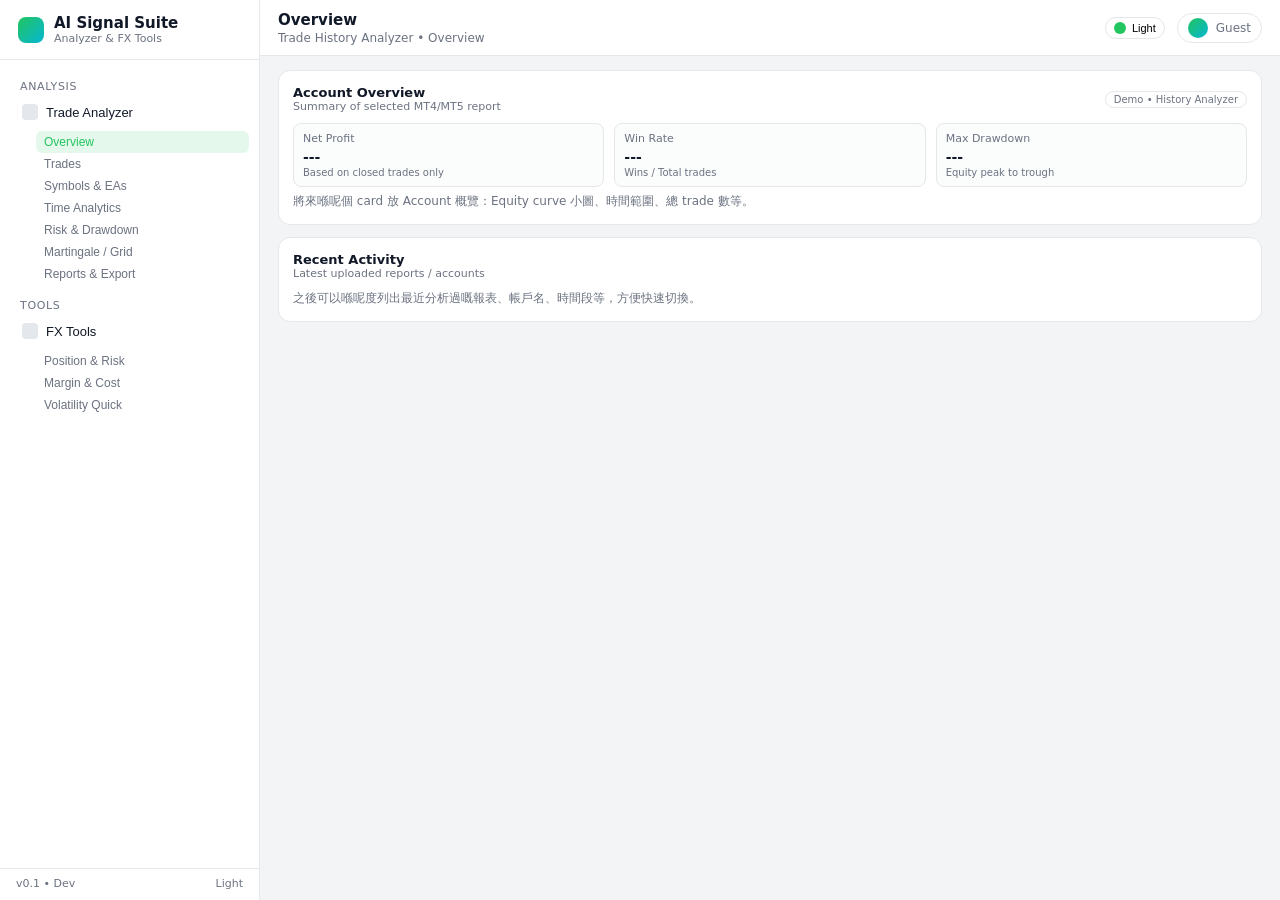
<file: ui-shell-demo.html>
<!DOCTYPE html>
<html lang="zh-HK">
<head>
  <meta charset="UTF-8" />
  <title>AI Signals Suite Demo</title>
  <meta name="viewport" content="width=device-width, initial-scale=1.0" />
  <style>
    :root {
      /* 預設 Light Theme */
      --bg-body: #f3f4f6;
      --bg-sidebar: #ffffff;
      --bg-sidebar-active: #e5e7eb;
      --bg-header: #ffffff;
      --bg-card: #ffffff;

      --text-main: #111827;
      --text-muted: #6b7280;

      --border-subtle: #e5e7eb;
      --accent: #22c55e;
      --accent-soft: rgba(34, 197, 94, 0.12);
    }

    :root[data-theme="dark"] {
      --bg-body: #020617;
      --bg-sidebar: #030712;
      --bg-sidebar-active: #111827;
      --bg-header: #020617;
      --bg-card: #020617;

      --text-main: #e5e7eb;
      --text-muted: #9ca3af;

      --border-subtle: #1f2937;
      --accent: #22c55e;
      --accent-soft: rgba(34, 197, 94, 0.16);
    }

    * {
      box-sizing: border-box;
      margin: 0;
      padding: 0;
    }

    body {
      font-family: system-ui, -apple-system, BlinkMacSystemFont, "Segoe UI", sans-serif;
      background: var(--bg-body);
      color: var(--text-main);
      min-height: 100vh;
      display: flex;
    }

    .app-shell {
      display: flex;
      width: 100%;
      min-height: 100vh;
    }

    /* Sidebar */

    .sidebar {
      width: 260px;
      background: var(--bg-sidebar);
      border-right: 1px solid var(--border-subtle);
      display: flex;
      flex-direction: column;
    }

    .sidebar-header {
      padding: 14px 18px;
      border-bottom: 1px solid var(--border-subtle);
      display: flex;
      align-items: center;
      gap: 10px;
    }

    .sidebar-logo {
      width: 26px;
      height: 26px;
      border-radius: 8px;
      background: linear-gradient(135deg, #22c55e, #06b6d4);
    }

    .sidebar-title {
      font-weight: 600;
      font-size: 15px;
    }

    .sidebar-subtitle {
      font-size: 11px;
      color: var(--text-muted);
    }

    .sidebar-nav {
      flex: 1;
      padding: 10px 10px 14px;
      overflow-y: auto;
    }

    .sidebar-section-label {
      font-size: 11px;
      text-transform: uppercase;
      letter-spacing: 0.06em;
      color: var(--text-muted);
      padding: 10px 10px 4px;
    }

    .nav-item {
      margin-bottom: 4px;
    }

    .nav-button {
      width: 100%;
      text-align: left;
      border-radius: 8px;
      padding: 7px 12px;
      border: none;
      background: transparent;
      color: var(--text-main);
      font-size: 13px;
      display: flex;
      align-items: center;
      justify-content: space-between;
      cursor: pointer;
    }

    .nav-button:hover {
      background: rgba(148, 163, 184, 0.10);
    }

    .nav-button.active {
      background: var(--bg-sidebar-active);
      border-left: 3px solid var(--accent);
      padding-left: 9px;
    }

    .nav-label {
      display: flex;
      align-items: center;
      gap: 8px;
    }

    .nav-icon {
      width: 16px;
      height: 16px;
      border-radius: 4px;
      background: rgba(148, 163, 184, 0.25);
    }

    .nav-children {
      margin-top: 4px;
      margin-bottom: 2px;
      padding-left: 26px;
    }

    .nav-child-btn {
      width: 100%;
      text-align: left;
      padding: 4px 8px;
      border-radius: 6px;
      border: none;
      background: transparent;
      color: var(--text-muted);
      font-size: 12px;
      cursor: pointer;
    }

    .nav-child-btn:hover {
      background: rgba(148, 163, 184, 0.10);
      color: var(--text-main);
    }

    .nav-child-btn.active {
      background: var(--accent-soft);
      color: var(--accent);
    }

    .sidebar-footer {
      padding: 8px 16px 10px;
      border-top: 1px solid var(--border-subtle);
      font-size: 11px;
      color: var(--text-muted);
      display: flex;
      justify-content: space-between;
      align-items: center;
    }

    /* Main */

    .main {
      flex: 1;
      display: flex;
      flex-direction: column;
      min-width: 0;
    }

    .main-header {
      height: 56px;
      background: var(--bg-header);
      border-bottom: 1px solid var(--border-subtle);
      display: flex;
      align-items: center;
      justify-content: space-between;
      padding: 0 18px;
    }

    .main-header-left {
      display: flex;
      flex-direction: column;
      gap: 2px;
    }

    .page-title {
      font-size: 15px;
      font-weight: 600;
    }

    .page-subtitle {
      font-size: 12px;
      color: var(--text-muted);
    }

    .main-header-right {
      display: flex;
      align-items: center;
      gap: 12px;
      font-size: 12px;
      color: var(--text-muted);
    }

    .theme-toggle {
      display: inline-flex;
      align-items: center;
      gap: 6px;
      padding: 4px 8px;
      border-radius: 999px;
      border: 1px solid var(--border-subtle);
      background: var(--bg-card);
      cursor: pointer;
      font-size: 11px;
    }

    .theme-dot {
      width: 12px;
      height: 12px;
      border-radius: 999px;
      background: var(--accent);
    }

    .user-pill {
      display: flex;
      align-items: center;
      gap: 8px;
      padding: 4px 10px;
      border-radius: 999px;
      background: var(--bg-card);
      border: 1px solid var(--border-subtle);
    }

    .user-avatar {
      width: 20px;
      height: 20px;
      border-radius: 999px;
      background: linear-gradient(135deg, #22c55e, #06b6d4);
    }

    .main-body {
      flex: 1;
      padding: 14px 18px 20px;
      overflow-y: auto;
    }

    .grid-two {
      display: grid;
      grid-template-columns: minmax(0, 1.4fr) minmax(0, 1fr);
      gap: 14px;
    }

    .card {
      background: var(--bg-card);
      border-radius: 12px;
      border: 1px solid var(--border-subtle);
      padding: 14px;
      margin-bottom: 12px;
    }

    .card-title-row {
      display: flex;
      align-items: center;
      justify-content: space-between;
      margin-bottom: 10px;
    }

    .card-title {
      font-size: 13px;
      font-weight: 600;
    }

    .card-subtitle {
      font-size: 11px;
      color: var(--text-muted);
    }

    .pill {
      padding: 2px 8px;
      border-radius: 999px;
      border: 1px solid var(--border-subtle);
      font-size: 10px;
      color: var(--text-muted);
    }

    .placeholder {
      font-size: 12px;
      color: var(--text-muted);
    }

    .kpi-row {
      display: flex;
      flex-wrap: wrap;
      gap: 10px;
      margin-bottom: 6px;
    }

    .kpi {
      flex: 1;
      min-width: 120px;
      background: rgba(148, 163, 184, 0.04);
      border-radius: 8px;
      padding: 8px 9px;
      border: 1px solid var(--border-subtle);
    }

    .kpi-label {
      font-size: 11px;
      color: var(--text-muted);
      margin-bottom: 4px;
    }

    .kpi-value {
      font-size: 14px;
      font-weight: 600;
    }

    .kpi-extra {
      font-size: 10px;
      color: var(--text-muted);
      margin-top: 2px;
    }

    /* FX Tools form */

    .form-grid {
      display: grid;
      grid-template-columns: 1.1fr 1fr;
      gap: 10px;
    }

    .form-field {
      margin-bottom: 8px;
    }

    .form-label {
      font-size: 11px;
      color: var(--text-muted);
      margin-bottom: 3px;
    }

    .form-input,
    .form-select {
      width: 100%;
      padding: 6px 8px;
      border-radius: 6px;
      border: 1px solid var(--border-subtle);
      background: var(--bg-card);
      color: var(--text-main);
      font-size: 12px;
    }

    .form-input:focus,
    .form-select:focus {
      outline: none;
      border-color: var(--accent);
      box-shadow: 0 0 0 1px var(--accent-soft);
    }

    .btn-primary {
      padding: 6px 10px;
      border-radius: 6px;
      border: none;
      background: var(--accent);
      color: #ffffff;
      font-size: 12px;
      cursor: pointer;
    }

    .btn-primary:hover {
      opacity: 0.95;
    }

    .result-box {
      padding: 8px 10px;
      border-radius: 8px;
      background: rgba(34, 197, 94, 0.06);
      border: 1px solid var(--accent-soft);
      font-size: 12px;
    }

    .result-line {
      margin-top: 3px;
    }

    @media (max-width: 900px) {
      .sidebar {
        width: 220px;
      }
      .grid-two {
        grid-template-columns: minmax(0, 1fr);
      }
    }
  </style>
</head>
<body>
  <div class="app-shell">
    <!-- SIDEBAR -->
    <aside class="sidebar">
      <div class="sidebar-header">
        <div class="sidebar-logo"></div>
        <div>
          <div class="sidebar-title">AI Signal Suite</div>
          <div class="sidebar-subtitle">Analyzer & FX Tools</div>
        </div>
      </div>

      <nav class="sidebar-nav" id="sidebarNav"></nav>

      <div class="sidebar-footer">
        <span>v0.1 • Dev</span>
        <span id="themeLabel">Light</span>
      </div>
    </aside>

    <!-- MAIN -->
    <main class="main">
      <header class="main-header">
        <div class="main-header-left">
          <div class="page-title" id="pageTitle">Overview</div>
          <div class="page-subtitle" id="pageSubtitle">
            Trade History Analyzer • Overview
          </div>
        </div>
        <div class="main-header-right">
          <button class="theme-toggle" id="themeToggle">
            <span class="theme-dot"></span>
            <span id="themeToggleText">Light</span>
          </button>
          <div class="user-pill">
            <div class="user-avatar"></div>
            <span id="userEmail">Guest</span>
          </div>
        </div>
      </header>

      <section class="main-body" id="mainBody">
        <!-- 預設載入 Trade Analyzer Overview 示範 -->
      </section>
    </main>
  </div>

  <script>
    // 預設 Light
    document.documentElement.setAttribute('data-theme', 'light');

    // Sidebar menu 結構
    const sidebarMenu = [
      {
        id: "trade-analyzer",
        label: "Trade Analyzer",
        section: "ANALYSIS",
        children: [
          { id: "ta-overview", label: "Overview" },
          { id: "ta-trades", label: "Trades" },
          { id: "ta-symbols-ea", label: "Symbols & EAs" },
          { id: "ta-time", label: "Time Analytics" },
          { id: "ta-risk", label: "Risk & Drawdown" },
          { id: "ta-martingale", label: "Martingale / Grid" },
          { id: "ta-reports", label: "Reports & Export" }
        ]
      },
      {
        id: "fx-tools",
        label: "FX Tools",
        section: "TOOLS",
        children: [
          { id: "fx-position", label: "Position & Risk" },
          { id: "fx-margin", label: "Margin & Cost" },
          { id: "fx-volatility", label: "Volatility Quick" }
        ]
      }
    ];

    const sidebarNav = document.getElementById('sidebarNav');
    const pageTitle = document.getElementById('pageTitle');
    const pageSubtitle = document.getElementById('pageSubtitle');
    const mainBody = document.getElementById('mainBody');
    const themeToggle = document.getElementById('themeToggle');
    const themeToggleText = document.getElementById('themeToggleText');
    const themeLabel = document.getElementById('themeLabel');

    function renderSidebar() {
      sidebarNav.innerHTML = "";

      sidebarMenu.forEach(group => {
        const label = document.createElement('div');
        label.className = 'sidebar-section-label';
        label.textContent = group.section;
        sidebarNav.appendChild(label);

        const item = document.createElement('div');
        item.className = 'nav-item';

        const btn = document.createElement('button');
        btn.className = 'nav-button';
        btn.innerHTML = `
          <span class="nav-label">
            <span class="nav-icon"></span>
            <span>${group.label}</span>
          </span>
        `;
        item.appendChild(btn);

        const childrenBox = document.createElement('div');
        childrenBox.className = 'nav-children';

        group.children.forEach(child => {
          const cBtn = document.createElement('button');
          cBtn.className = 'nav-child-btn';
          cBtn.textContent = child.label;
          cBtn.dataset.pageId = child.id;
          cBtn.addEventListener('click', () => onSelectPage(group, child));
          childrenBox.appendChild(cBtn);
        });

        item.appendChild(childrenBox);
        sidebarNav.appendChild(item);
      });
    }

    function renderTradeAnalyzerOverview() {
      mainBody.innerHTML = `
        <div class="card">
          <div class="card-title-row">
            <div>
              <div class="card-title">Account Overview</div>
              <div class="card-subtitle">Summary of selected MT4/MT5 report</div>
            </div>
            <span class="pill">Demo • History Analyzer</span>
          </div>

          <div class="kpi-row">
            <div class="kpi">
              <div class="kpi-label">Net Profit</div>
              <div class="kpi-value">‑‑‑</div>
              <div class="kpi-extra">Based on closed trades only</div>
            </div>
            <div class="kpi">
              <div class="kpi-label">Win Rate</div>
              <div class="kpi-value">‑‑‑</div>
              <div class="kpi-extra">Wins / Total trades</div>
            </div>
            <div class="kpi">
              <div class="kpi-label">Max Drawdown</div>
              <div class="kpi-value">‑‑‑</div>
              <div class="kpi-extra">Equity peak to trough</div>
            </div>
          </div>

          <div class="placeholder">
            將來喺呢個 card 放 Account 概覽：Equity curve 小圖、時間範圍、總 trade 數等。
          </div>
        </div>

        <div class="card">
          <div class="card-title-row">
            <div>
              <div class="card-title">Recent Activity</div>
              <div class="card-subtitle">Latest uploaded reports / accounts</div>
            </div>
          </div>
          <div class="placeholder">
            之後可以喺呢度列出最近分析過嘅報表、帳戶名、時間段等，方便快速切換。
          </div>
        </div>
      `;
    }

    function renderFxMarginDemo() {
      mainBody.innerHTML = `
        <div class="grid-two">
          <div class="card">
            <div class="card-title-row">
              <div>
                <div class="card-title">FX Margin & Cost</div>
                <div class="card-subtitle">手動輸入當前價格，計算保證金成本</div>
              </div>
              <span class="pill">Demo • Manual Price</span>
            </div>

            <div class="form-grid">
              <div>
                <div class="form-field">
                  <div class="form-label">Currency Pair</div>
                  <select id="fxPair" class="form-select">
                    <option value="EURUSD" selected>EURUSD</option>
                    <option value="GBPUSD">GBPUSD</option>
                    <option value="AUDUSD">AUDUSD</option>
                    <option value="USDJPY">USDJPY</option>
                    <option value="XAUUSD">XAUUSD</option>
                  </select>
                </div>

                <div class="form-field">
                  <div class="form-label">Current Price</div>
                  <input id="fxPrice" class="form-input" type="number" step="0.00001" value="1.1000" />
                </div>

                <div class="form-field">
                  <div class="form-label">Contract Size</div>
                  <input id="fxContract" class="form-input" type="number" value="100000" />
                </div>

                <div class="form-field">
                  <div class="form-label">Leverage</div>
                  <input id="fxLeverage" class="form-input" type="number" value="500" />
                </div>

                <div class="form-field">
                  <div class="form-label">Lot Size</div>
                  <input id="fxLots" class="form-input" type="number" step="0.01" value="0.01" />
                </div>

                <button class="btn-primary" id="fxCalcBtn">計算成本</button>
              </div>

              <div>
                <div class="form-label">Result</div>
                <div class="result-box" id="fxResult">
                  請先輸入參數，然後按「計算成本」。
                  <div class="result-line">Margin: ‑‑‑</div>
                  <div class="result-line">Approx. USD Cost: ‑‑‑</div>
                </div>
              </div>
            </div>
          </div>

          <div class="card">
            <div class="card-title-row">
              <div>
                <div class="card-title">Notes</div>
                <div class="card-subtitle">之後可接 Yahoo / FX API 自動帶價</div>
              </div>
            </div>
            <div class="placeholder">
              呢個示範只用手動價位 + 合約大小 + 槓桿去計 margin。將來你可以喺
              <code>fxPrice</code> 上面加一粒「Fetch Live」button，從 NAS / 第三方 API 取價再計。
            </div>
          </div>
        </div>
      `;

      // 綁定計算 event
      const btn = document.getElementById('fxCalcBtn');
      const fxPair = document.getElementById('fxPair');
      const fxPrice = document.getElementById('fxPrice');
      const fxContract = document.getElementById('fxContract');
      const fxLeverage = document.getElementById('fxLeverage');
      const fxLots = document.getElementById('fxLots');
      const fxResult = document.getElementById('fxResult');

      btn.addEventListener('click', () => {
        const price = parseFloat(fxPrice.value) || 0;
        const contract = parseFloat(fxContract.value) || 0;
        const leverage = parseFloat(fxLeverage.value) || 1;
        const lots = parseFloat(fxLots.value) || 0;

        const notional = contract * lots * price;
        const margin = notional / leverage;

        fxResult.innerHTML = `
          Pair: <b>${fxPair.value}</b><br/>
          <div class="result-line">Notional: ${notional.toFixed(2)} (approx.)</div>
          <div class="result-line">Required Margin: <b>${margin.toFixed(2)} USD</b></div>
          <div class="result-line">（之後可以再乘以 USD→HKD 匯率計 HKD 成本）</div>
        `;
      });
    }

    function onSelectPage(group, child) {
      pageTitle.textContent = child.label;
      pageSubtitle.textContent =
        group.id === "trade-analyzer"
          ? "Trade History Analyzer • " + child.label
          : "FX Tools • " + child.label;

      if (group.id === "trade-analyzer" && child.id === "ta-overview") {
        renderTradeAnalyzerOverview();
      } else if (group.id === "fx-tools" && child.id === "fx-margin") {
        renderFxMarginDemo();
      } else {
        mainBody.innerHTML = `
          <div class="card">
            <div class="card-title-row">
              <div>
                <div class="card-title">${child.label}</div>
                <div class="card-subtitle">
                  Placeholder：之後喺呢度放 <b>${child.label}</b> 真正內容。
                </div>
              </div>
            </div>
            <div class="placeholder">
              你可以按需要將現有 Analyzer / FX Tools 對應功能搬入呢個 card。
            </div>
          </div>
        `;
      }

      document.querySelectorAll('.nav-child-btn').forEach(btn => {
        btn.classList.toggle('active', btn.dataset.pageId === child.id);
      });
    }

    function initTheme() {
      themeToggle.addEventListener('click', () => {
        const current = document.documentElement.getAttribute('data-theme') || 'light';
        const next = current === 'light' ? 'dark' : 'light';
        document.documentElement.setAttribute('data-theme', next);
        themeToggleText.textContent = next === 'light' ? 'Light' : 'Dark';
        themeLabel.textContent = next === 'light' ? 'Light' : 'Dark';
      });
    }

    // 初始化
    renderSidebar();
    initTheme();
    // 預設載入 Trade Analyzer Overview
    renderTradeAnalyzerOverview();
    // 預設選中 ta-overview
    setTimeout(() => {
      const first = document.querySelector('.nav-child-btn[data-page-id="ta-overview"]');
      if (first) first.classList.add('active');
    }, 0);
  </script>
</body>
</html>
</file>
